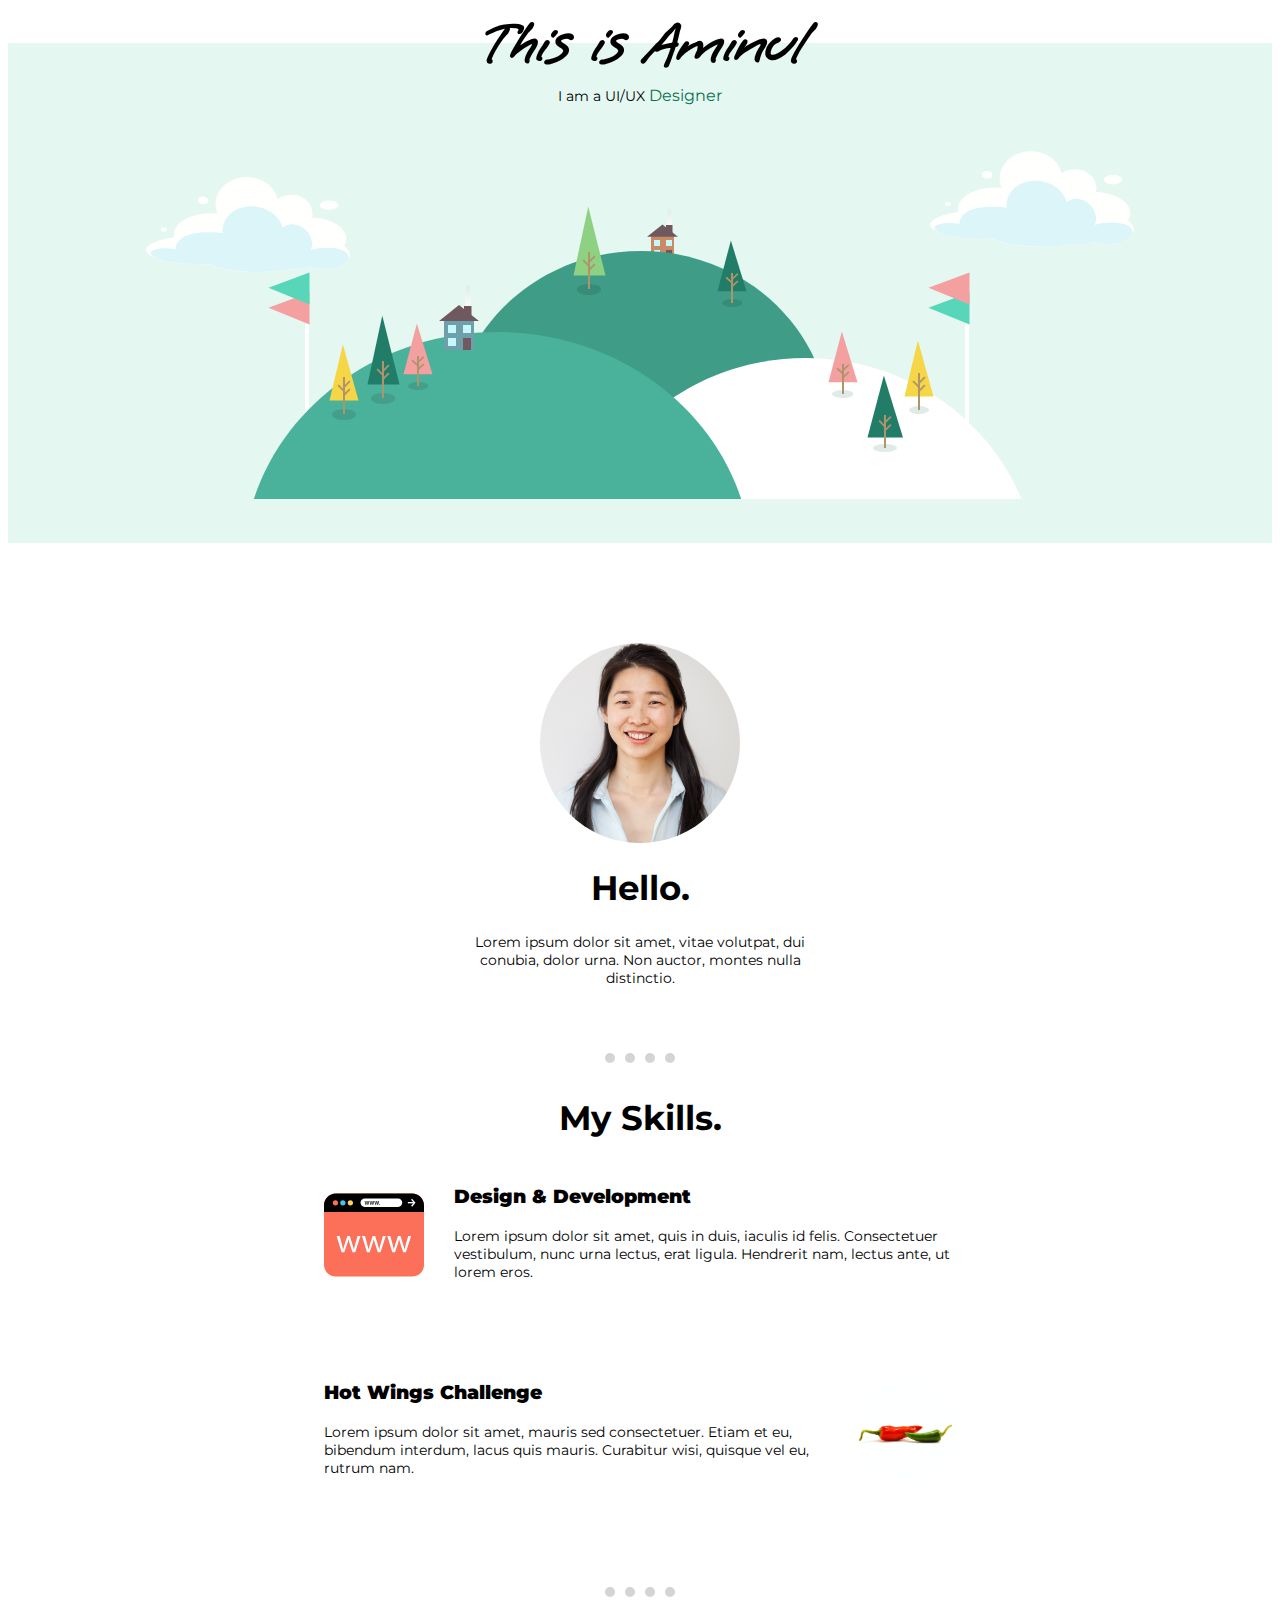
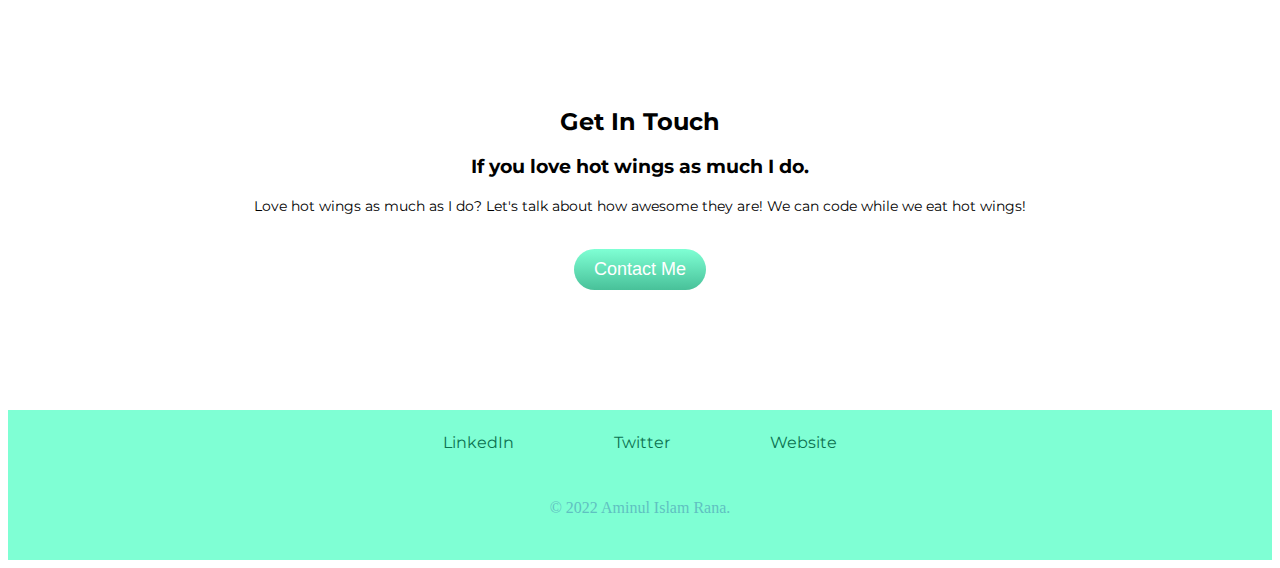
<file: index.html>
<!DOCTYPE html>
<html lang="en">
  <head>
    <meta charset="UTF-8" />
    <meta http-equiv="X-UA-Compatible" content="IE=edge" />
    <meta name="viewport" content="width=device-width, initial-scale=1.0" />
    <link rel="stylesheet" href="style.css" />
    <link rel="icon" href="favicon.ico" />
    <link rel="preconnect" href="https://fonts.googleapis.com" />
    <link rel="preconnect" href="https://fonts.gstatic.com" crossorigin />
    <link
      href="https://fonts.googleapis.com/css2?family=Grape+Nuts&family=Montserrat&display=swap"
      rel="stylesheet"
    />

    <title>Portfolio</title>
  </head>

  <body>
    <div class="top-container-wrapper">
      <div>
        <img class="Top-cloud" src="img/5669695.svg" alt="Cloud-Image" />
      </div>
      <div>
        <h1><em>This is Aminul</em></h1>
      </div>
      <div>
        <p>
          I am a UI/UX
          <a href="#"><span>Des</span>igner</a>
        </p>
      </div>
      <div>
        <img class="Bottom-cloud" src="img/5669695.svg" alt="Cloud-Image" />
      </div>
      <div>
        <img class="mountain" src="img/land.svg" alt="Mountain" />
      </div>
    </div>

    <div class="middle-container">
      <div class="profile">
        <img
          class="profile-image"
          src="img/1_8OkdLpw_7VokmSrzwXLnbg.jpeg"
          alt="profile image"
        />
        <h2 class="Title2">Hello.</h2>
        <p class="description-2">
          Lorem ipsum dolor sit amet, vitae volutpat, dui conubia, dolor urna.
          Non auctor, montes nulla distinctio.
        </p>
      </div>
    </div>

    <div class="dot-circle">
      <span class="dot"></span>
      <span class="dot"></span>
      <span class="dot"></span>
      <span class="dot"></span>
    </div>

    <div class="skills">
      <h2 class="Title2">My Skills.</h2>
      <div class="skill-row">
        <img class="website-image" src="img/svgexport-6.svg" alt="Website" />
        <h3 class="Title3">Design & Development</h3>
        <p class="description-1">
          Lorem ipsum dolor sit amet, quis in duis, iaculis id felis.
          Consectetuer vestibulum, nunc urna lectus, erat ligula. Hendrerit nam,
          lectus ante, ut lorem eros.
        </p>
      </div>
    </div>

    <div class="skill-row">
      <img
        class="chilli-image"
        src="img/hari-krishnan-qVwe5ZwKRig-unsplash.jpg"
        alt="chilli-image"
      />
      <h3 class="Title3">Hot Wings Challenge</h3>
      <p class="description-1">
        Lorem ipsum dolor sit amet, mauris sed consectetuer. Etiam et eu,
        bibendum interdum, lacus quis mauris. Curabitur wisi, quisque vel eu,
        rutrum nam.
      </p>
    </div>

    <div class="dot-circle">
      <span class="dot"></span>
      <span class="dot"></span>
      <span class="dot"></span>
      <span class="dot"></span>
    </div>

    <div class="contact-me">
      <h2 class="Title2_2">Get In Touch</h2>
      <h3 class="Title3-3">If you love hot wings as much I do.</h3>
      <p class="description-1_1">
        Love hot wings as much as I do? Let's talk about how awesome they are!
        We can code while we eat hot wings!
      </p>

      <button class="button">Contact Me</button>
    </div>

    <div class="footer">
      <div class="bottom-container">
        <a class="footer-link" href="https://www.linkedin.com/">LinkedIn</a>
        <a class="footer-link" href="https://twitter.com/">Twitter</a>
        <a class="footer-link" href="https://www.appbrewery.co/">Website</a>
      </div>

      <div class="copyright">© 2022 Aminul Islam Rana.</div>
    </div>
   
  </body>
</html>
</file>
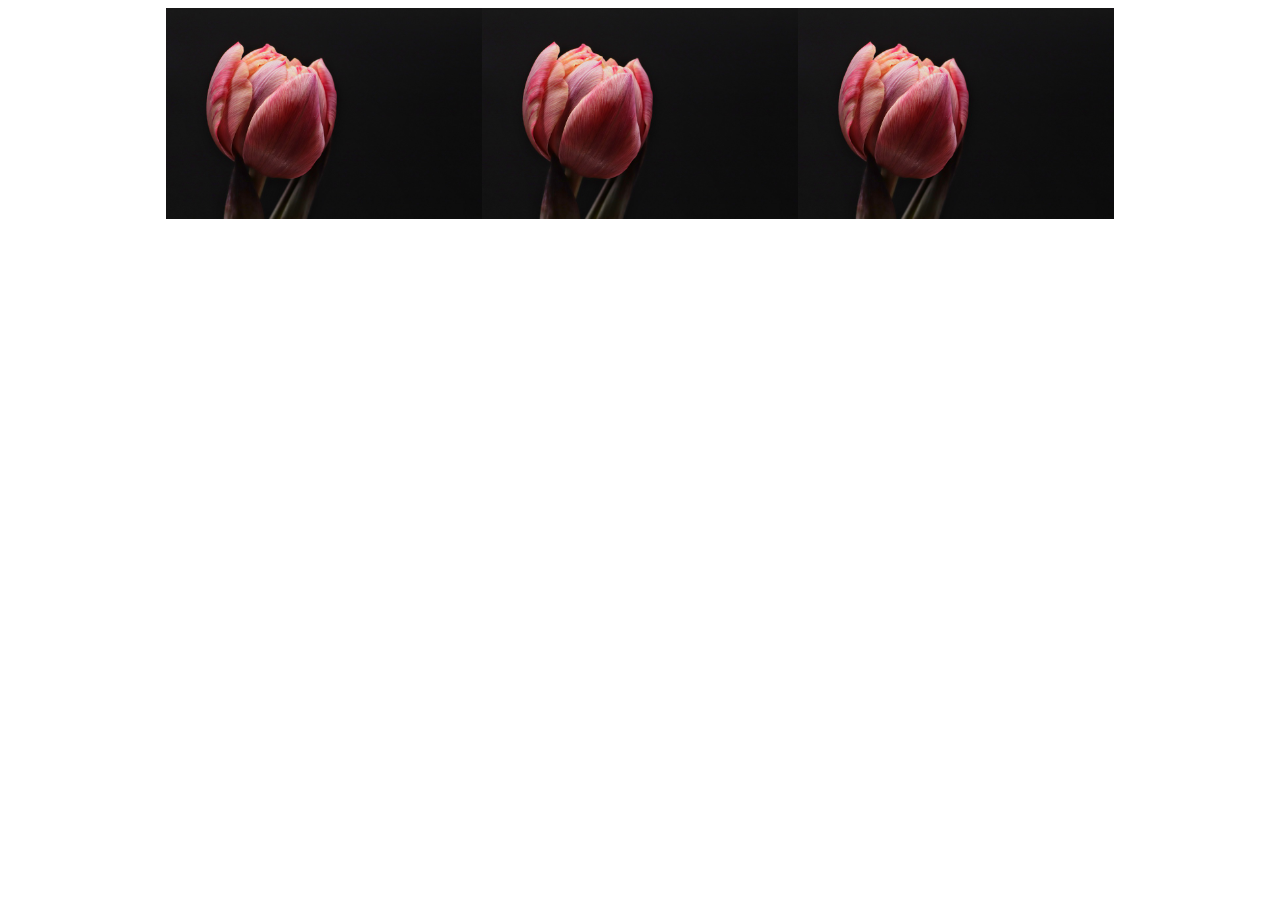
<file: Css practice/index.html>
<!DOCTYPE html>
<html lang="en">
<head>
    <meta charset="UTF-8">
    <meta http-equiv="X-UA-Compatible" content="IE=edge">
    <meta name="viewport" content="width=device-width, initial-scale=1.0">
    <link rel="stylesheet" href="style.css">
    <title>Flex</title>
</head>
<body>
    <div class="container-1" >
        
        <img src="img/tulip-6994245_960_720.jpg" alt="Tulip-flower">
    
   
        <img src="img/tulip-6994245_960_720.jpg" alt="Tulip-flower">
    
  
        <img src="img/tulip-6994245_960_720.jpg" alt="Tulip-flower">
   
</div>
    
</body>
</html>
</file>
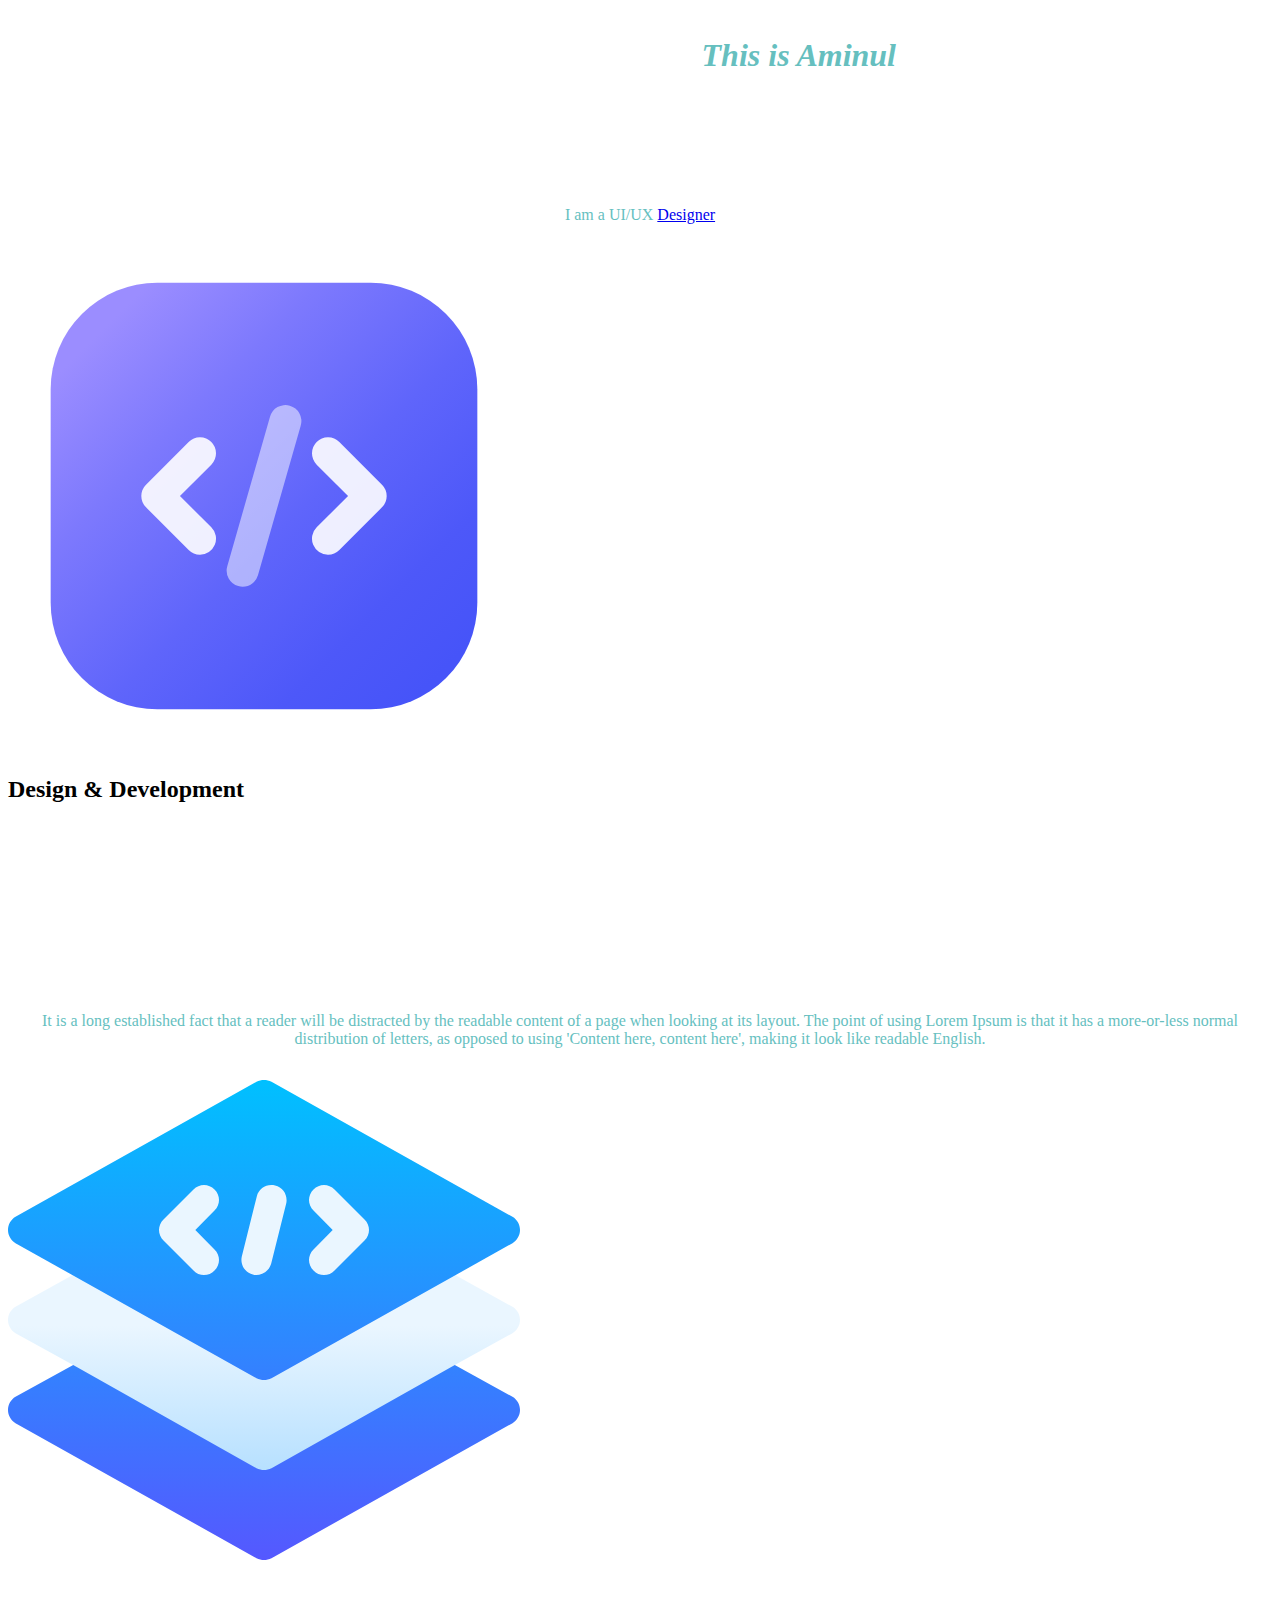
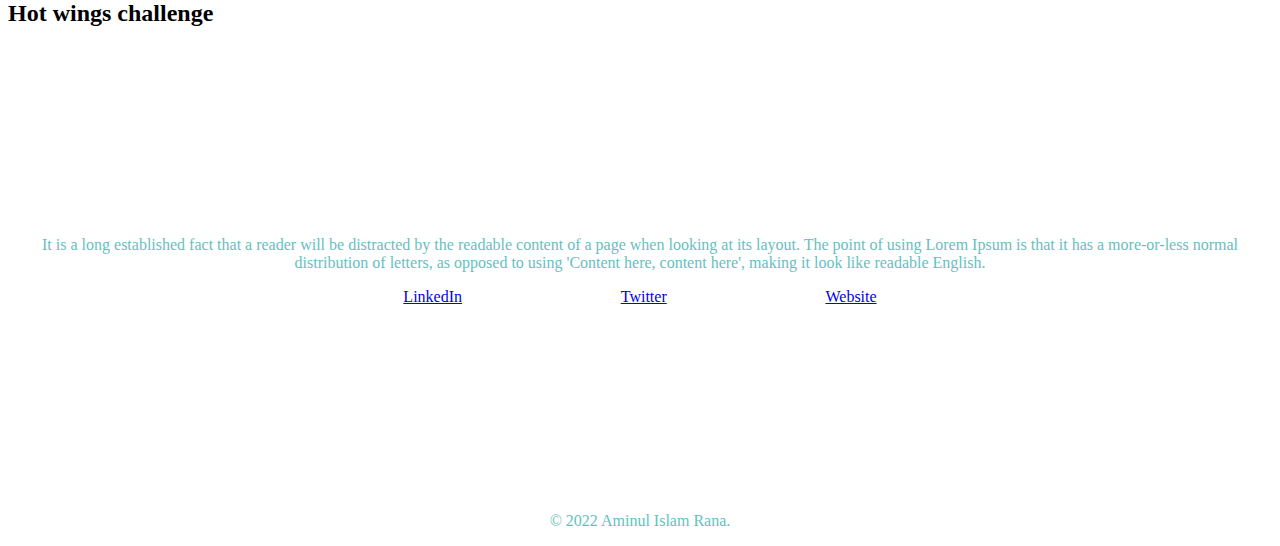
<file: Challenges/13_Challenge.html>
<!DOCTYPE html>
<html lang="en">
  <head>
    <meta charset="UTF-8" />
    <meta http-equiv="X-UA-Compatible" content="IE=edge" />
    <meta name="viewport" content="width=device-width, initial-scale=1.0" />
    <link rel="stylesheet" href="Challenge_Style.css" />
    <link rel="preconnect" href="https://fonts.googleapis.com" />
    <link rel="preconnect" href="https://fonts.gstatic.com" crossorigin />
    <link
      href="https://fonts.googleapis.com/css2?family=Grape+Nuts&family=Montserrat&display=swap"
      rel="stylesheet"
    />
    <title>13_Challenge</title>
  </head>
  <body>
    <div class="top_container">
      <h1 class="big1"><em>This is Aminul</em></h1>
      <p>
        I am a UI/UX
        <a href="https://www.google.com/" target="_blank"
          ><span>Designer</span></a
        >
      </p>
    </div>

    <div class="size1">
      <img class="code1" src="img/code 1.svg" alt="Code1" />
      <div>
        <h2 class="big2">Design & Development</h2>
      </div>
      <div>
        <p class="small2">
          It is a long established fact that a reader will be distracted by the
          readable content of a page when looking at its layout. The point of
          using Lorem Ipsum is that it has a more-or-less normal distribution of
          letters, as opposed to using 'Content here, content here', making it
          look like readable English.
        </p>
      </div>
    </div>

    <div class="size2">
      <img class="code2" src="img/Code 2.svg" alt="Code1" />
      <div>
        <h2 class="big3">Hot wings challenge</h2>
      </div>
      <div>
        <p class="small3">
          It is a long established fact that a reader will be distracted by the
          readable content of a page when looking at its layout. The point of
          using Lorem Ipsum is that it has a more-or-less normal distribution of
          letters, as opposed to using 'Content here, content here', making it
          look like readable English.
        </p>
      </div>
    </div>

    <div class="link_container">
      <div class="bottom-container">
        <a class="footer-link1" href="https://www.linkedin.com/" target="_blank"
          >LinkedIn</a
        >
        <a class="footer-link2" href="https://twitter.com/" target="_blank"
          >Twitter</a
        >
        <a
          class="footer-link3"
          href="https://www.appbrewery.co/"
          target="_blank"
          >Website</a
        >
      </div>
    </div>
    <p class="copyright">© 2022 Aminul Islam Rana.</p>
  </body>
</html>
</file>
<file: style.css>
.top-container-wrapper{
  text-align: center;
  background-color: #e4f7f1;
  position: relative;
  font-family: font-family: "Segoe UI", Tahoma, Geneva, Verdana, sans-serif;
  height: 500px;
  width: auto ;
}

h1 {

  font-family: 'Grape Nuts', cursive;
  font-size: 4rem;
  line-height: 0px;
}

h2{
 
  font-family: 'Montserrat', sans-serif;
  
}

h3{

  font-family: 'Montserrat', sans-serif;
}


p {
  
  font-family: 'Montserrat', sans-serif;
  font-size: 0.875rem;
}


.Top-cloud {
  width: 18%;
  /* height: auto; */
  /* margin-top: 30px; */
  position: absolute;
  right: 10%;
  top: 80px;
  /* margin-left: 250px; */
}

.Bottom-cloud {
  width: 18%;
  height: auto;
  margin-top: 30px;
  position: absolute;
  left: 10%;
}

.mountain {
  margin-top: 80px;
  height: auto;
  width: 800px;
  
}

.website-image{
  height: 100px;
  width: 100px;
  float: left;
  margin-right: 30px;
  
}

.chilli-image{
  height: 100px;
  width: 100px;
  border-radius: 50%;
  margin-left: 30px;
  float: right;
}

.Title3{
  font-weight: 900;
  text-align: left;
  font-size: 24;

}

.description-1{
  text-align: left;
  font-size: 14px;
  /* line-height: 2; */
  font-weight: 400;
}

.description-2{
  width: 30%;
  margin: auto;
  text-align: center;
}

.skill-row{
  width: 50%;
  margin: 50px auto 100px auto;

}

.Title2{
  font-size: 34px;
  font-weight: bold;
  text-align: center;
  line-height: 1;
}

.profile-image{
  height: 200px;
  width: 200px;
  border-radius: 100%;
  display: flex;
  justify-content: center;
  align-items: center;
  margin: auto;
}

.middle-container{
  height: 300px;
  width: auto;
  margin: 100px 0px 100px 0px;
}

.contact-me{
  text-align: center;
  margin: 100px auto 100px auto;
}



.button:hover{
  background-color: #13c78b;
  color: white;
}

.footer{
  height: 150px;
  width: auto;
  background-color: #7fffd4;
  display: flex;
  flex-direction: column;
  justify-content: space-around;
}


.bottom-container a{  
  margin-left: 50px;
  margin-right: 50px;}


.bottom-container {
  display: flex;
  justify-content: center;

}

.copyright{
  text-align: center;
  margin-bottom: 20px;
  color: #5fc1c1;
  
}

.button {
  margin: 20px auto;
  background: #7fffd4;
  background-image: -webkit-linear-gradient(top, #7fffd4, #48c199);
  background-image: -moz-linear-gradient(top, #7fffd4, #48c199);
  background-image: -ms-linear-gradient(top, #7fffd4, #48c199);
  background-image: -o-linear-gradient(top, #7fffd4, #48c199);
  background-image: linear-gradient(to bottom, #7fffd4, #48c199);
  -webkit-border-radius: 28;
  -moz-border-radius: 28;
  border-radius: 28px;
  font-family: Arial;
  color: #ffffff;
  font-size: 18px;
  padding: 10px 20px 10px 20px;
  text-decoration: none;
  border: none;
}

.button:hover {
  background: #13c78b;
  background-image: -webkit-linear-gradient(top, #13c78b, #0b9265);
  background-image: -moz-linear-gradient(top, #13c78b, #0b9265);
  background-image: -ms-linear-gradient(top, #13c78b, #0b9265);
  background-image: -o-linear-gradient(top, #13c78b, #0b9265);
  background-image: linear-gradient(to bottom, #13c78b, #0b9265);
  text-decoration: none;
}

.dot-circle{
  display: flex;
  justify-content: center;
  align-items: center;
}

.dot{
  height: 10px;
  width: 10px;
  margin: 10px 5px;
  background-color: #d4d4d4;
  border-radius: 50%;
  display: inline-block;

}

a{
  color: #0c7250;
  text-decoration: none;
  font-family: 'Montserrat', sans-serif;
  font-size: 16px;
}

a:hover{
  color: #eaf6f6;
}
</file>
<file: Css practice/style.css>
/* .img1{
    height: 100px;
    width: auto;
}

.img2{
    height: 100px;
    width: auto;
}

.img3{
    height: 100px;
    width: auto;
} */

.container-1{
    display: flex;
    justify-content: center;
}

img{
    width: 25%;
    height: auto;
}
</file>
<file: Challenges/Challenge_Style.css>
h1 {
  color: #66bfbf;
  text-align: center;
  position: absolute;
  right: 30%;
}

p {
  color: #66bfbf;
  text-align: center;
  /* position: absolute; */
  bottom: 10%;
  padding-top: 15%;
}


.copyright{
  text-align: center;
}


.bottom-container{
  display: flex;
  justify-content: space-around;
  width: 50%;
}
.link_container{
  display: flex;
  justify-content: center;

}
</file>
